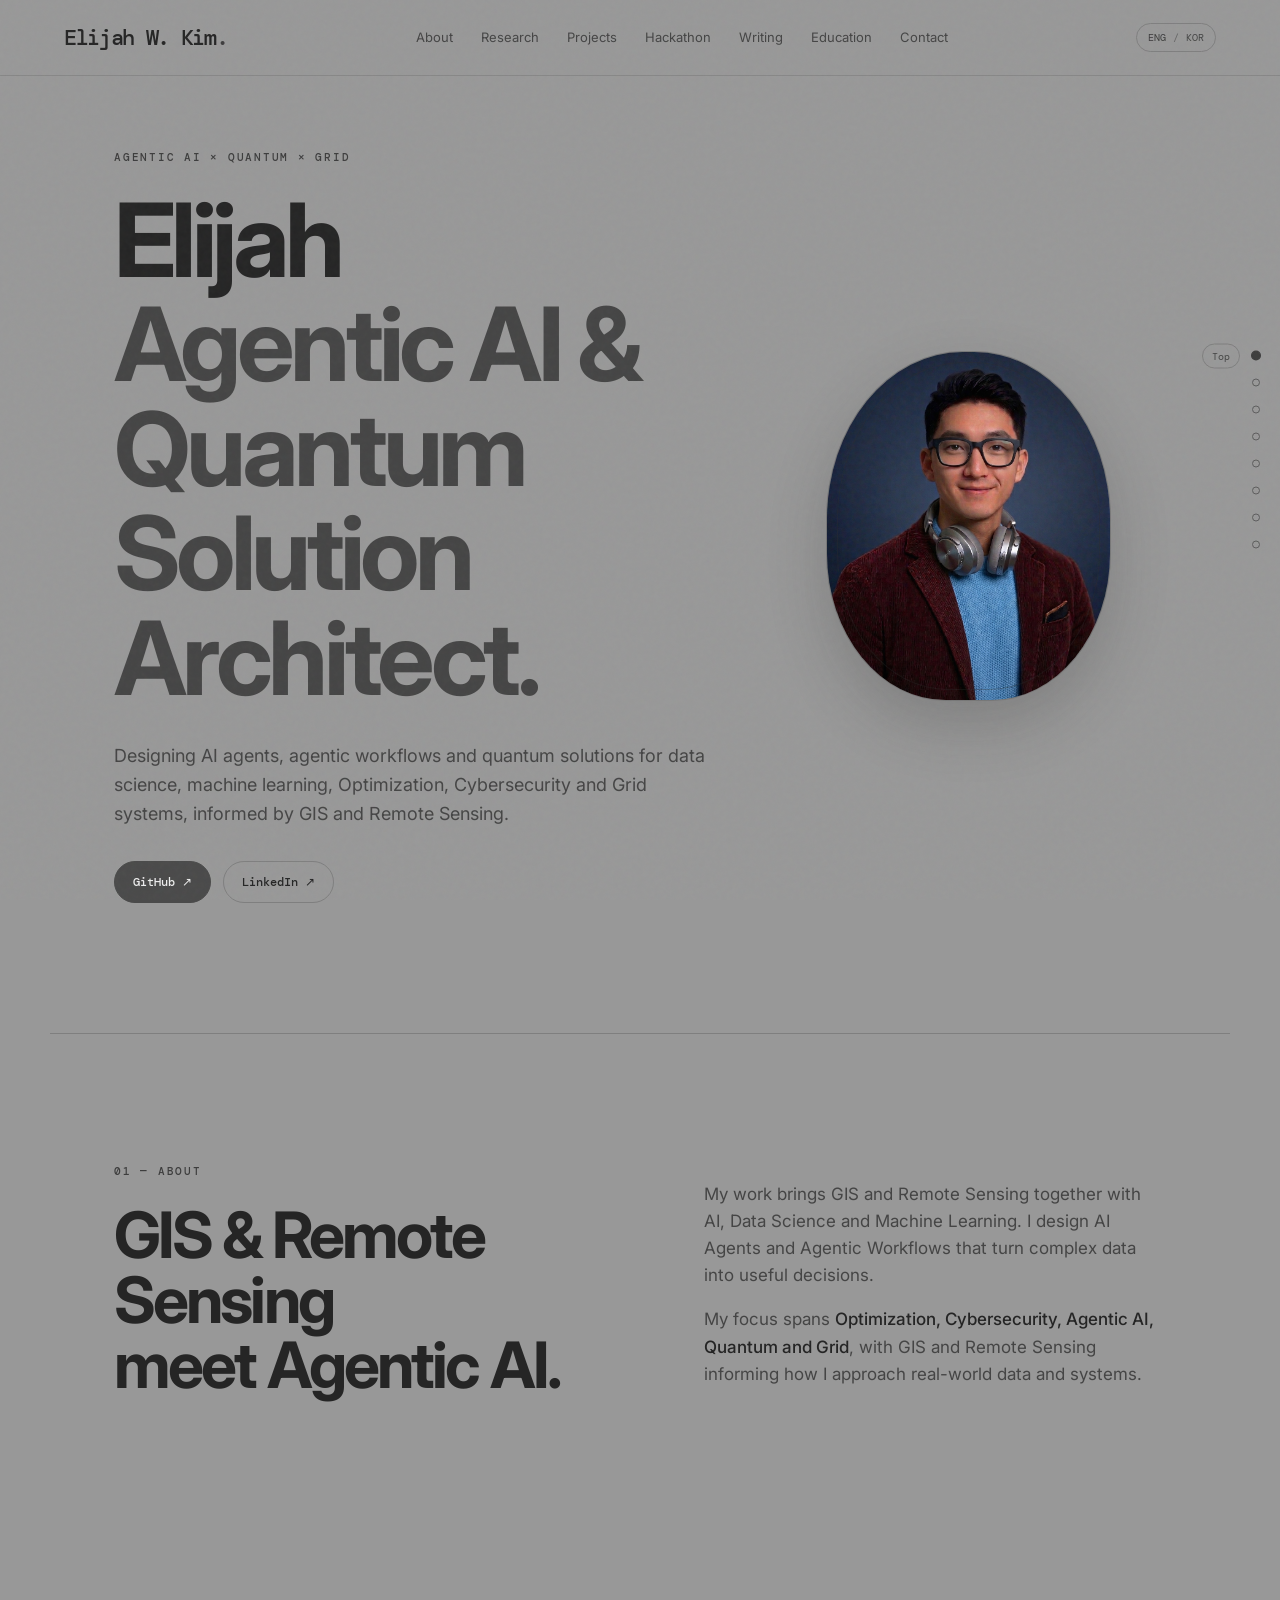
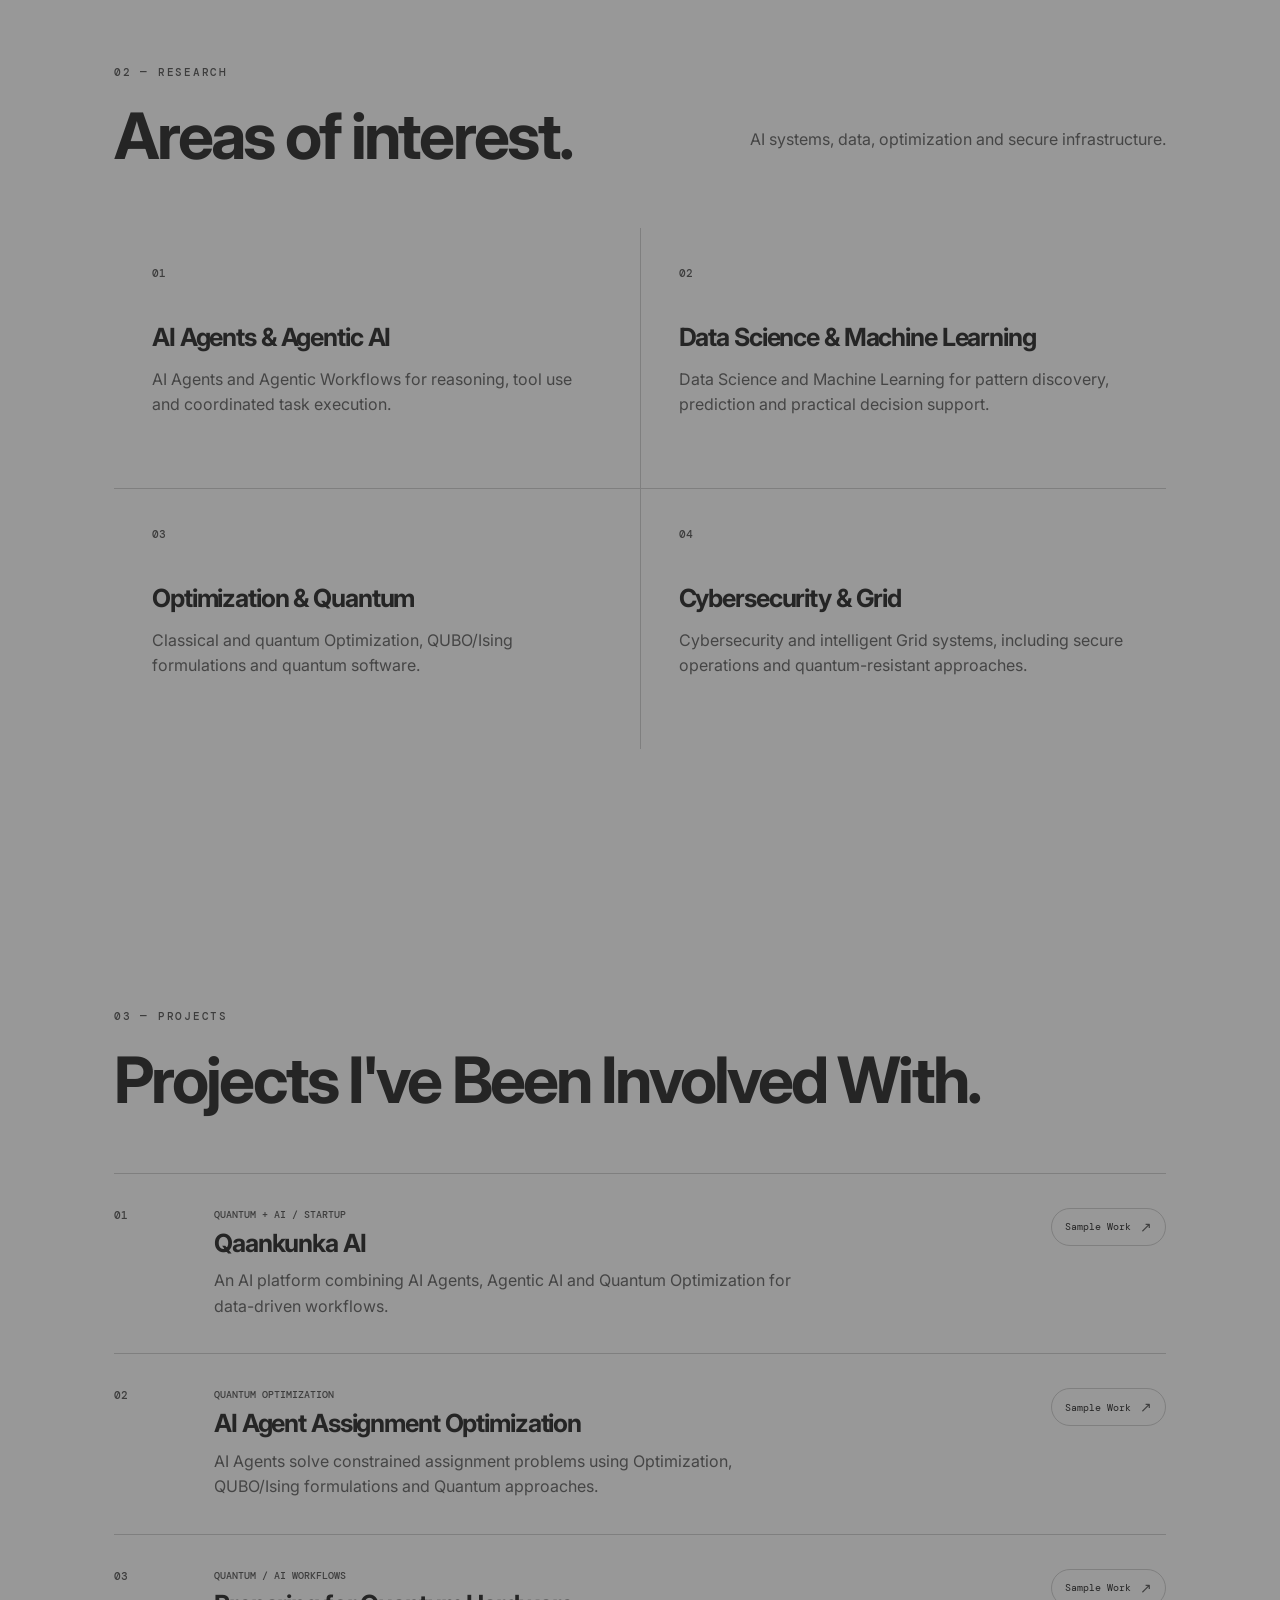
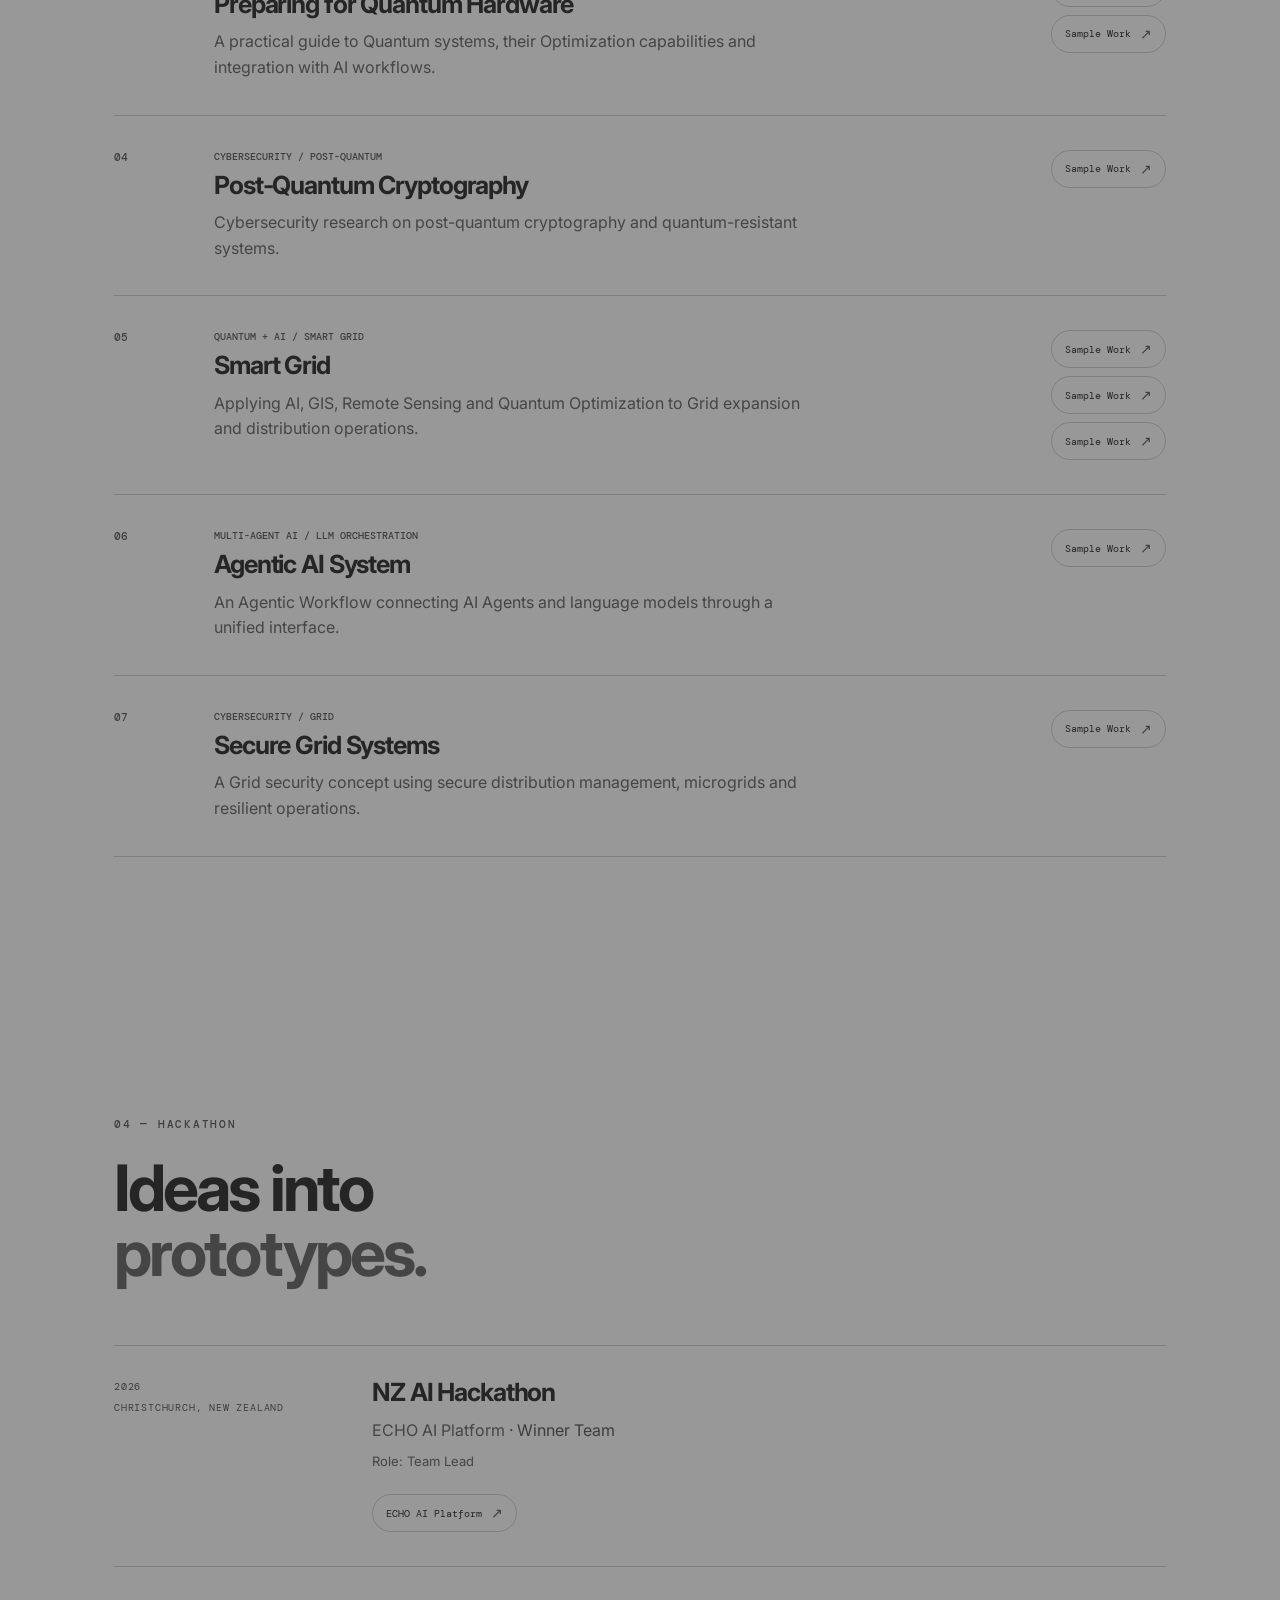
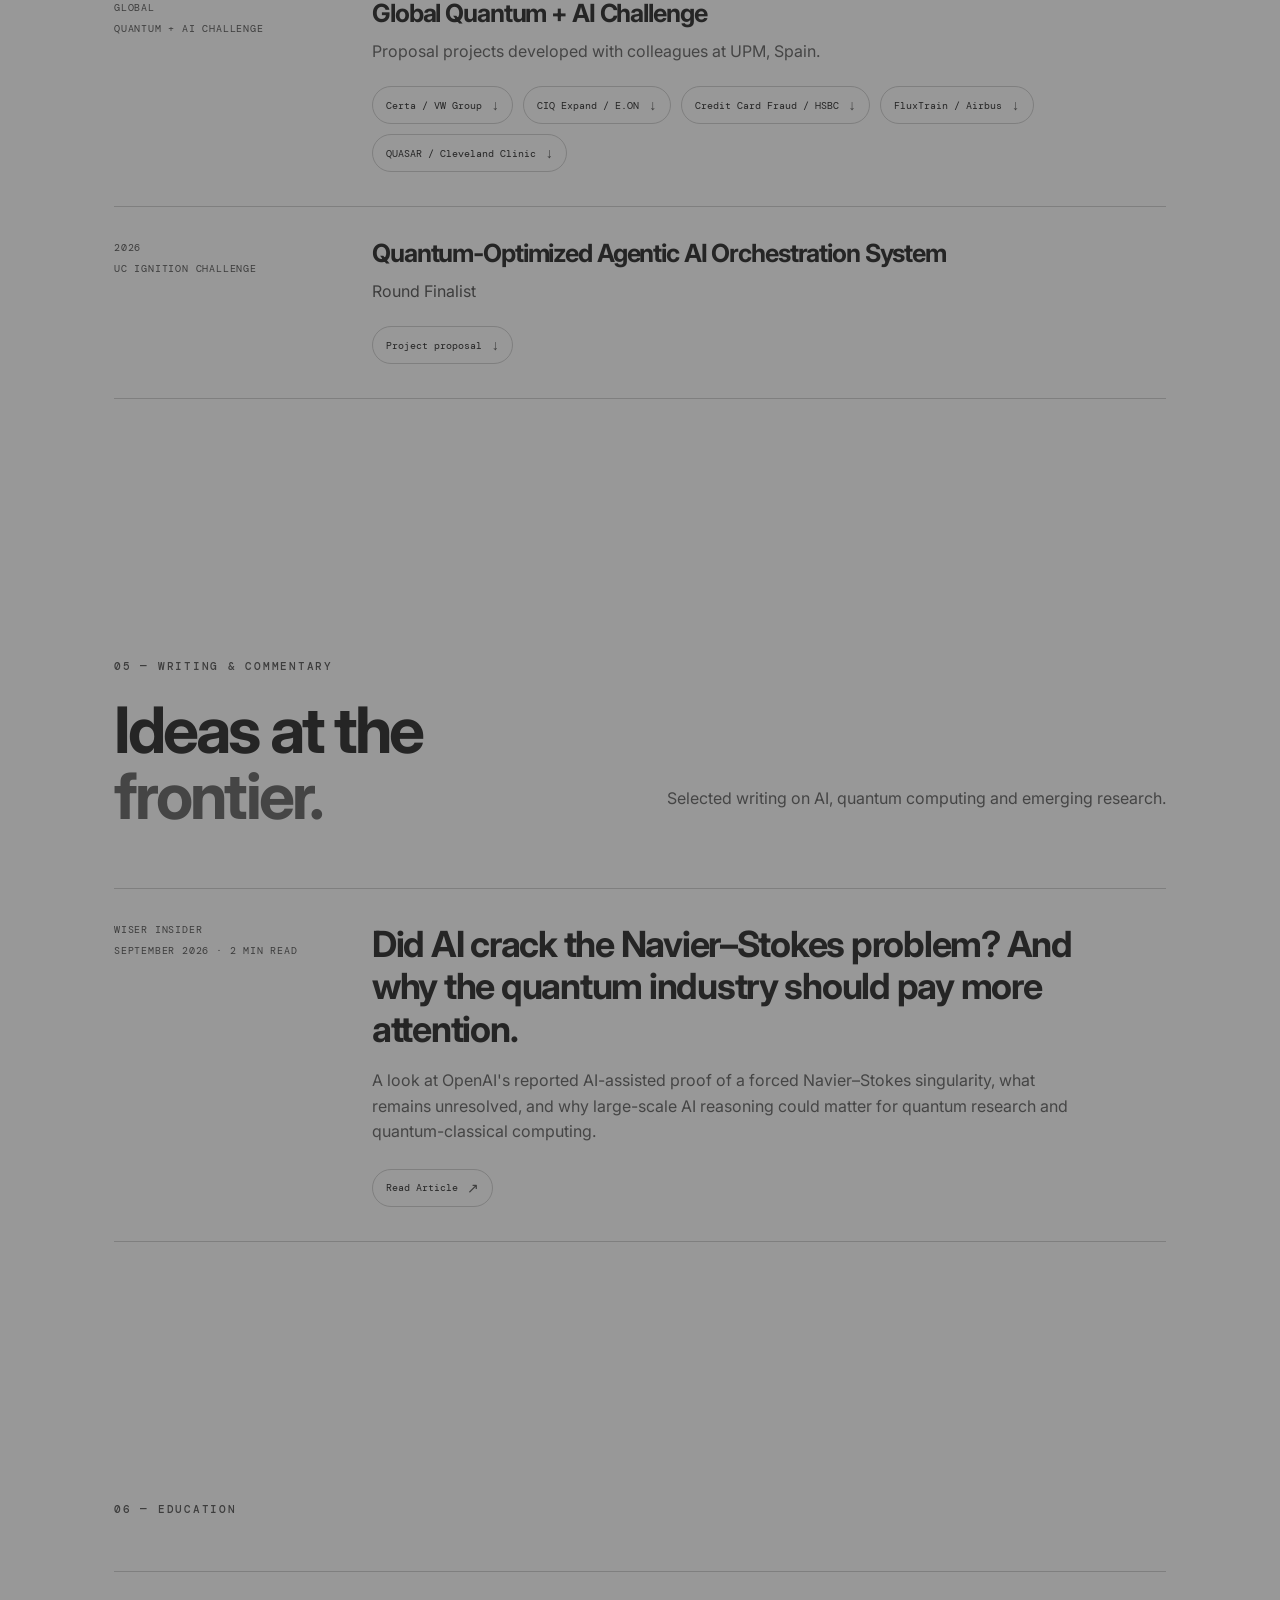
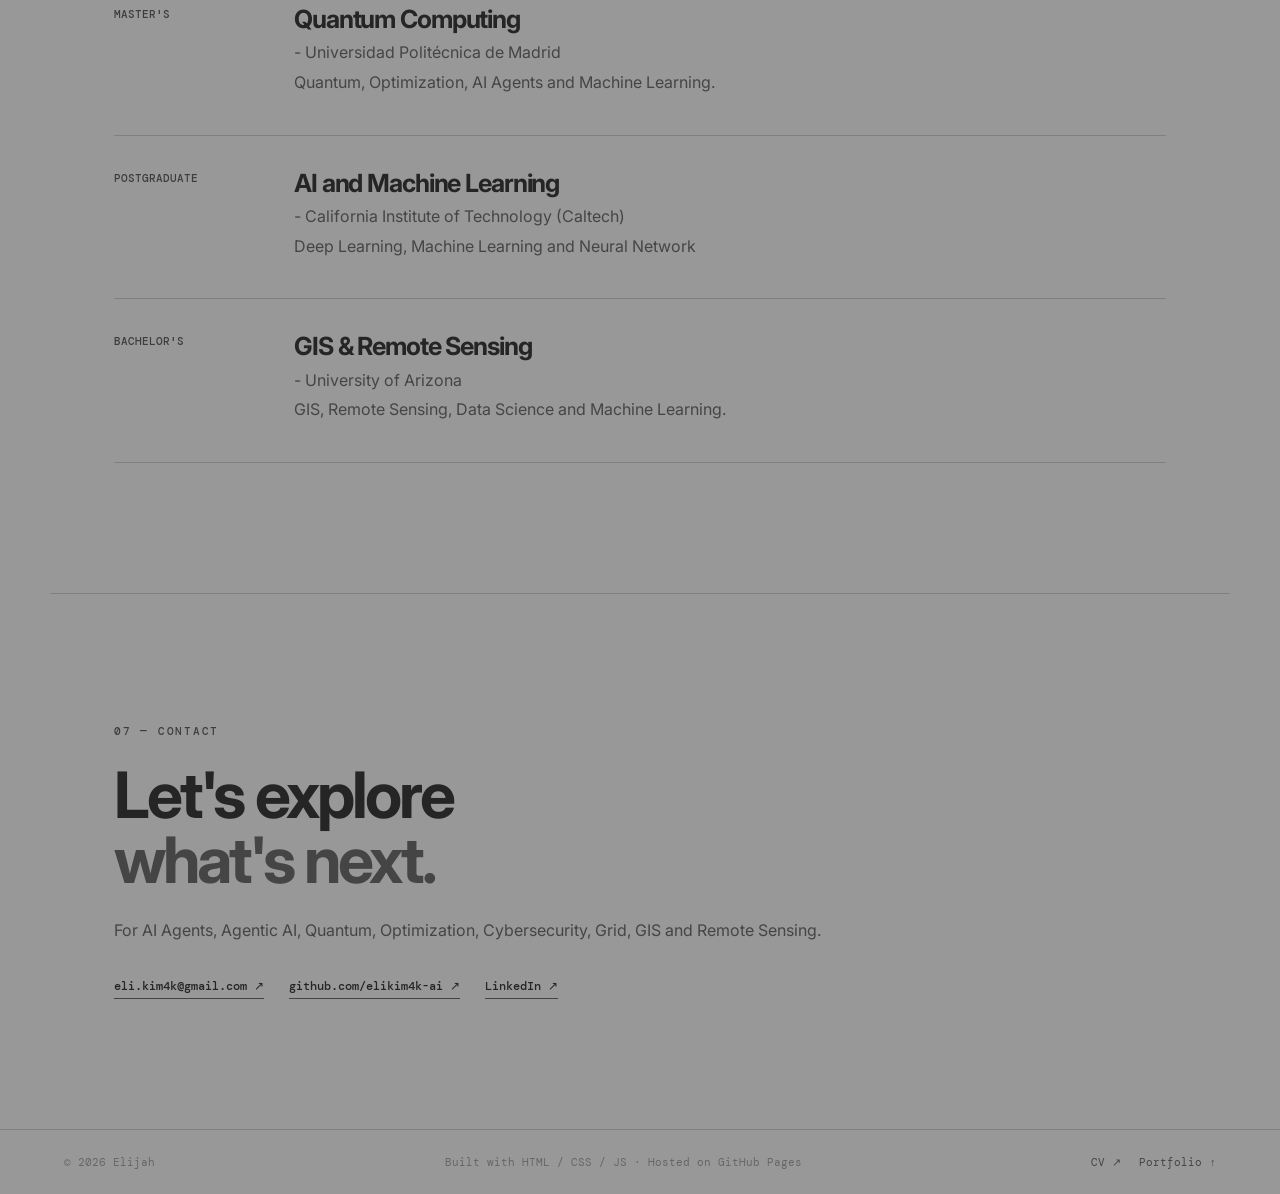
<file: index.html>
<!DOCTYPE html>
<html lang="en">
<head>
  <meta charset="UTF-8">
  <meta name="viewport" content="width=device-width, initial-scale=1.0">
  <meta name="description" content="Elijah — Agentic AI & Quantum Solution Architect, GIS and Remote Sensing">
  <meta name="theme-color" content="#989898">
  <title>Elijah Agentic AI &amp; Quantum Solution Architect</title>
  <link rel="preconnect" href="https://fonts.googleapis.com">
  <link rel="preconnect" href="https://fonts.gstatic.com" crossorigin>
  <link href="https://fonts.googleapis.com/css2?family=DM+Mono:wght@400;500&family=Inter:wght@400;500;600;700&display=swap" rel="stylesheet">
  <link rel="stylesheet" href="style.css">
</head>
<body>
  <div class="noise"></div>

  <header class="nav">
    <a class="logo" href="#top">Elijah W. Kim<span>.</span></a>
    <nav>
      <a href="#about">About</a>
      <a href="#research">Research</a>
      <a href="#projects">Projects</a>
      <a href="#hackathon">Hackathon</a>
      <a href="#writing">Writing</a>
      <a href="#experience">Education</a>
      <a href="#contact">Contact</a>
    </nav>
    <div class="nav-actions">
      <div class="language-toggle" role="group" aria-label="Choose language">
        <button type="button" data-language="en" aria-pressed="true">ENG</button>
        <span aria-hidden="true">/</span>
        <button type="button" data-language="ko" aria-pressed="false">KOR</button>
      </div>
      <button class="menu" aria-label="Open menu">☰</button>
    </div>
  </header>

  <main id="top">
    <section class="hero section">
      <div class="hero-copy">
        <p class="eyebrow">AGENTIC AI × QUANTUM × GRID</p>
        <h1>Elijah<br><em>Agentic AI &amp; Quantum Solution Architect.</em></h1>
        <p class="lead">
          Designing AI agents, agentic workflows and quantum solutions for data science, machine learning,
          Optimization, Cybersecurity and Grid systems, informed by GIS and Remote Sensing.
        </p>
        <div class="buttons">
          <!-- Replace these URLs with your real profiles -->
          <a class="button primary" href="https://github.com/elikim4k-ai/" target="_blank" rel="noreferrer">GitHub ↗</a>
          <a class="button" href="https://www.linkedin.com/" target="_blank" rel="noreferrer">LinkedIn ↗</a>
        </div>
      </div>

      <div class="hero-visual">
        <div class="portrait-wrap">
          <img src="assets/profile.jpg" alt="Elijah — Agentic AI and Quantum Solution Architect">
          <div class="portrait-ring"></div>
        </div>
      </div>
    </section>

    <section id="about" class="section split">
      <div>
        <p class="eyebrow">01 — ABOUT</p>
        <h2>GIS &amp; Remote Sensing<br>meet Agentic AI.</h2>
      </div>
      <div class="body-copy">
        <p>
          My work brings GIS and Remote Sensing together with AI, Data Science and Machine Learning.
          I design AI Agents and Agentic Workflows that turn complex data into useful decisions.
        </p>
        <p>
          My focus spans <strong>Optimization, Cybersecurity, Agentic AI, Quantum and Grid</strong>,
          with GIS and Remote Sensing informing how I approach real-world data and systems.
        </p>
      </div>
    </section>

    <section id="research" class="section">
      <div class="section-heading">
        <div>
          <p class="eyebrow">02 — RESEARCH</p>
          <h2>Areas of interest.</h2>
        </div>
        <p class="muted">AI systems, data, optimization and secure infrastructure.</p>
      </div>

      <div class="research-grid">
        <article class="research-card">
          <span>01</span>
          <h3>AI Agents &amp; Agentic AI</h3>
          <p>AI Agents and Agentic Workflows for reasoning, tool use and coordinated task execution.</p>
        </article>
        <article class="research-card">
          <span>02</span>
          <h3>Data Science &amp; Machine Learning</h3>
          <p>Data Science and Machine Learning for pattern discovery, prediction and practical decision support.</p>
        </article>
        <article class="research-card">
          <span>03</span>
          <h3>Optimization &amp; Quantum</h3>
          <p>Classical and quantum Optimization, QUBO/Ising formulations and quantum software.</p>
        </article>
        <article class="research-card">
          <span>04</span>
          <h3>Cybersecurity &amp; Grid</h3>
          <p>Cybersecurity and intelligent Grid systems, including secure operations and quantum-resistant approaches.</p>
        </article>
      </div>

    </section>

    <section id="projects" class="section">
      <div class="section-heading">
        <div>
          <p class="eyebrow">03 — PROJECTS</p>
          <h2>Projects I've Been Involved With.</h2>
        </div>
      </div>

      <div class="project-list">
        <article class="project">
          <div class="project-number">01</div>
          <div>
            <p class="project-tag">QUANTUM + AI / STARTUP</p>
            <h3>Qaankunka AI</h3>
            <p>
              An AI platform combining AI Agents, Agentic AI and Quantum Optimization for data-driven workflows.
            </p>
          </div>
          <a class="sample-work" href="https://www.qaankunka.com/" target="_blank" rel="noreferrer">Sample Work <span>↗</span></a>
        </article>

        <article class="project">
          <div class="project-number">02</div>
          <div>
            <p class="project-tag">QUANTUM OPTIMIZATION</p>
            <h3>AI Agent Assignment Optimization</h3>
            <p>
              AI Agents solve constrained assignment problems using Optimization, QUBO/Ising formulations and Quantum approaches.
            </p>
          </div>
          <a class="sample-work" href="assets/adiabatic-quantum-optimization-sample.pdf">Sample Work <span>↗</span></a>
        </article>

        <article class="project">
          <div class="project-number">03</div>
          <div>
            <p class="project-tag">QUANTUM / AI WORKFLOWS</p>
            <h3>Preparing for Quantum Hardware</h3>
            <p>
              A practical guide to Quantum systems, their Optimization capabilities and integration with AI workflows.
            </p>
          </div>
          <div class="project-samples">
            <a class="sample-work" href="assets/quantum-hardware-sample.pdf">Sample Work <span>↗</span></a>
            <a class="sample-work" href="assets/ionq-quantum-cloud-sample.pdf">Sample Work <span>↗</span></a>
          </div>
        </article>

        <article class="project">
          <div class="project-number">04</div>
          <div>
            <p class="project-tag">CYBERSECURITY / POST-QUANTUM</p>
            <h3>Post-Quantum Cryptography</h3>
            <p>
              Cybersecurity research on post-quantum cryptography and quantum-resistant systems.
            </p>
          </div>
          <a class="sample-work" href="assets/post-quantum-cryptography-sample.pdf">Sample Work <span>↗</span></a>
        </article>

        <article class="project">
          <div class="project-number">05</div>
          <div>
            <p class="project-tag">QUANTUM + AI / SMART GRID</p>
            <h3>Smart Grid</h3>
            <p>
              Applying AI, GIS, Remote Sensing and Quantum Optimization to Grid expansion and distribution operations.
            </p>
          </div>
          <div class="project-samples">
            <a class="sample-work" href="assets/smart-grid-ciq-expand.pdf" aria-label="Sample Work: CIQ-Expand Quantum-Enabled Grid Expansion">Sample Work <span>↗</span></a>
            <a class="sample-work" href="assets/smart-grid-gridsense-ai.pdf" aria-label="Sample Work: GridSense AI for Grid Operations">Sample Work <span>↗</span></a>
            <a class="sample-work" href="assets/smart-grid-quantum-inspired-technologies.pdf" aria-label="Sample Work: Quantum-Inspired Technologies for Smart Grids">Sample Work <span>↗</span></a>
          </div>
        </article>

        <article class="project">
          <div class="project-number">06</div>
          <div>
            <p class="project-tag">MULTI-AGENT AI / LLM ORCHESTRATION</p>
            <h3>Agentic AI System</h3>
            <p>
              An Agentic Workflow connecting AI Agents and language models through a unified interface.
            </p>
          </div>
          <a class="sample-work" href="assets/mul-ai-llm-conductor-overview.pdf">Sample Work <span>↗</span></a>
        </article>

        <article class="project">
          <div class="project-number">07</div>
          <div>
            <p class="project-tag">CYBERSECURITY / GRID</p>
            <h3>Secure Grid Systems</h3>
            <p>
              A Grid security concept using secure distribution management, microgrids and resilient operations.
            </p>
          </div>
          <a class="sample-work" href="assets/rokaf-kepco-grid-k-collaboration.pdf">Sample Work <span>↗</span></a>
        </article>
      </div>
    </section>

    <section id="hackathon" class="section">
      <div class="section-heading">
        <div>
          <p class="eyebrow">04 — HACKATHON</p>
          <h2>Ideas into<br><em>prototypes.</em></h2>
        </div>
      </div>
      <div class="hackathon-list">
        <article class="hackathon-item">
          <div class="hackathon-meta"><span>2026</span><span>CHRISTCHURCH, NEW ZEALAND</span></div>
          <div>
            <h3>NZ AI Hackathon</h3>
            <p class="hackathon-project">ECHO AI Platform <span>· Winner Team</span></p>
            <p class="hackathon-role">Role: Team Lead</p>
            <div class="proposal-links">
              <a class="sample-work" href="https://listen2echo.com/" target="_blank" rel="noreferrer">ECHO AI Platform <span>↗</span></a>
            </div>
          </div>
        </article>
        <article class="hackathon-item">
          <div class="hackathon-meta"><span>GLOBAL</span><span>QUANTUM + AI CHALLENGE</span></div>
          <div>
            <h3>Global Quantum + AI Challenge</h3>
            <p class="hackathon-project">Proposal projects developed with colleagues at UPM, Spain.</p>
            <div class="proposal-links">
              <a class="sample-work" href="assets/hackathon-certa-vwgroup-proposal.pdf" download="Certa-VWgroup-Proposal.pdf">Certa / VW Group <span>↓</span></a>
              <a class="sample-work" href="assets/hackathon-ciq-expand-eon-proposal.pdf" download="CIQ-Expand-EON-Proposal.pdf">CIQ Expand / E.ON <span>↓</span></a>
              <a class="sample-work" href="assets/hackathon-creditcardfraud-hsbc-proposal.pdf" download="Credit-Card-Fraud-HSBC-Proposal.pdf">Credit Card Fraud / HSBC <span>↓</span></a>
              <a class="sample-work" href="assets/hackathon-fluxtrain-airbus-proposal.pdf" download="FluxTrain-Airbus-Proposal.pdf">FluxTrain / Airbus <span>↓</span></a>
              <a class="sample-work" href="assets/hackathon-quasar-cleveland-clinic-proposal.pdf" download="QUASAR-Cleveland-Clinic-Proposal.pdf">QUASAR / Cleveland Clinic <span>↓</span></a>
            </div>
          </div>
        </article>
        <article class="hackathon-item">
          <div class="hackathon-meta"><span>2026</span><span>UC IGNITION CHALLENGE</span></div>
          <div>
            <h3>Quantum-Optimized Agentic AI Orchestration System</h3>
            <p class="hackathon-project"><span>Round Finalist</span></p>
            <div class="proposal-links">
              <a class="sample-work" href="assets/uc-ignition-quantum-agentic-ai-orchestration.pdf" download>Project proposal <span>↓</span></a>
            </div>
          </div>
        </article>
      </div>
    </section>

    <section id="writing" class="section writing">
      <div class="section-heading">
        <div>
          <p class="eyebrow">05 — WRITING &amp; COMMENTARY</p>
          <h2>Ideas at the<br><em>frontier.</em></h2>
        </div>
        <p class="muted">Selected writing on AI, quantum computing and emerging research.</p>
      </div>
      <article class="writing-card">
        <div class="writing-meta"><span>WISER INSIDER</span><span>SEPTEMBER 2026 · 2 MIN READ</span></div>
        <div class="writing-content">
          <h3>Did AI crack the Navier–Stokes problem? And why the quantum industry should pay more attention.</h3>
          <p>A look at OpenAI's reported AI-assisted proof of a forced Navier–Stokes singularity, what remains unresolved, and why large-scale AI reasoning could matter for quantum research and quantum-classical computing.</p>
          <a class="sample-work" href="https://www.thewiser.org/post/did-ai-crack-the-navier-stokes-problem-and-why-the-quantum-industry-should-pay-more-attention" target="_blank" rel="noreferrer">Read Article <span>↗</span></a>
        </div>
      </article>
    </section>

    <section id="experience" class="section">
      <p class="eyebrow">06 — EDUCATION</p>
      <div class="timeline">
        <div class="timeline-item">
          <div class="date">MASTER'S</div>
          <div>
            <h3>Quantum Computing</h3>
            <p>- Universidad Politécnica de Madrid</p>
            <p>Quantum, Optimization, AI Agents and Machine Learning.</p>
          </div>
        </div>
        <div class="timeline-item">
          <div class="date">POSTGRADUATE</div>
          <div>
            <h3>AI and Machine Learning</h3>
            <p>- California Institute of Technology (Caltech)</p>
            <p>Deep Learning, Machine Learning and Neural Network</p>
          </div>
        </div>
        <div class="timeline-item">
          <div class="date">BACHELOR'S</div>
          <div>
            <h3>GIS &amp; Remote Sensing</h3>
            <p>- University of Arizona</p>
            <p>GIS, Remote Sensing, Data Science and Machine Learning.</p>
          </div>
        </div>
      </div>
    </section>

    <section id="contact" class="section contact">
      <p class="eyebrow">07 — CONTACT</p>
      <h2>Let's explore<br><em>what's next.</em></h2>
      <p>For AI Agents, Agentic AI, Quantum, Optimization, Cybersecurity, Grid, GIS and Remote Sensing.</p>
      <div class="contact-links">
        <a href="mailto:eli.kim4k@gmail.com">eli.kim4k@gmail.com ↗</a>
        <a href="https://github.com/elikim4k-ai/" target="_blank" rel="noreferrer">github.com/elikim4k-ai ↗</a>
        <a href="https://www.linkedin.com/" target="_blank" rel="noreferrer">LinkedIn ↗</a>
      </div>
    </section>
  </main>

  <footer>
    <span>© <span id="year"></span> Elijah</span>
    <span>Built with HTML / CSS / JS · Hosted on GitHub Pages</span>
    <div class="footer-actions">
      <a href="cv.html?v=20261007-2" target="_blank" rel="noreferrer">CV ↗</a>
      <a href="#projects">Portfolio ↑</a>
    </div>
  </footer>

  <nav class="section-rail" aria-label="Page sections">
    <a href="#top" aria-label="Top"><span class="rail-dot"></span><span class="rail-label">Top</span></a>
    <a href="#about" aria-label="About"><span class="rail-dot"></span><span class="rail-label">About</span></a>
    <a href="#research" aria-label="Research"><span class="rail-dot"></span><span class="rail-label">Research</span></a>
    <a href="#projects" aria-label="Projects"><span class="rail-dot"></span><span class="rail-label">Projects</span></a>
    <a href="#hackathon" aria-label="Hackathon"><span class="rail-dot"></span><span class="rail-label">Hackathon</span></a>
    <a href="#writing" aria-label="Writing"><span class="rail-dot"></span><span class="rail-label">Writing</span></a>
    <a href="#experience" aria-label="Education"><span class="rail-dot"></span><span class="rail-label">Education</span></a>
    <a href="#contact" aria-label="Contact"><span class="rail-dot"></span><span class="rail-label">Contact</span></a>
  </nav>

  <div class="color-lens" aria-hidden="true"></div>

  <script src="script.js"></script>
</body>
</html>
</file>
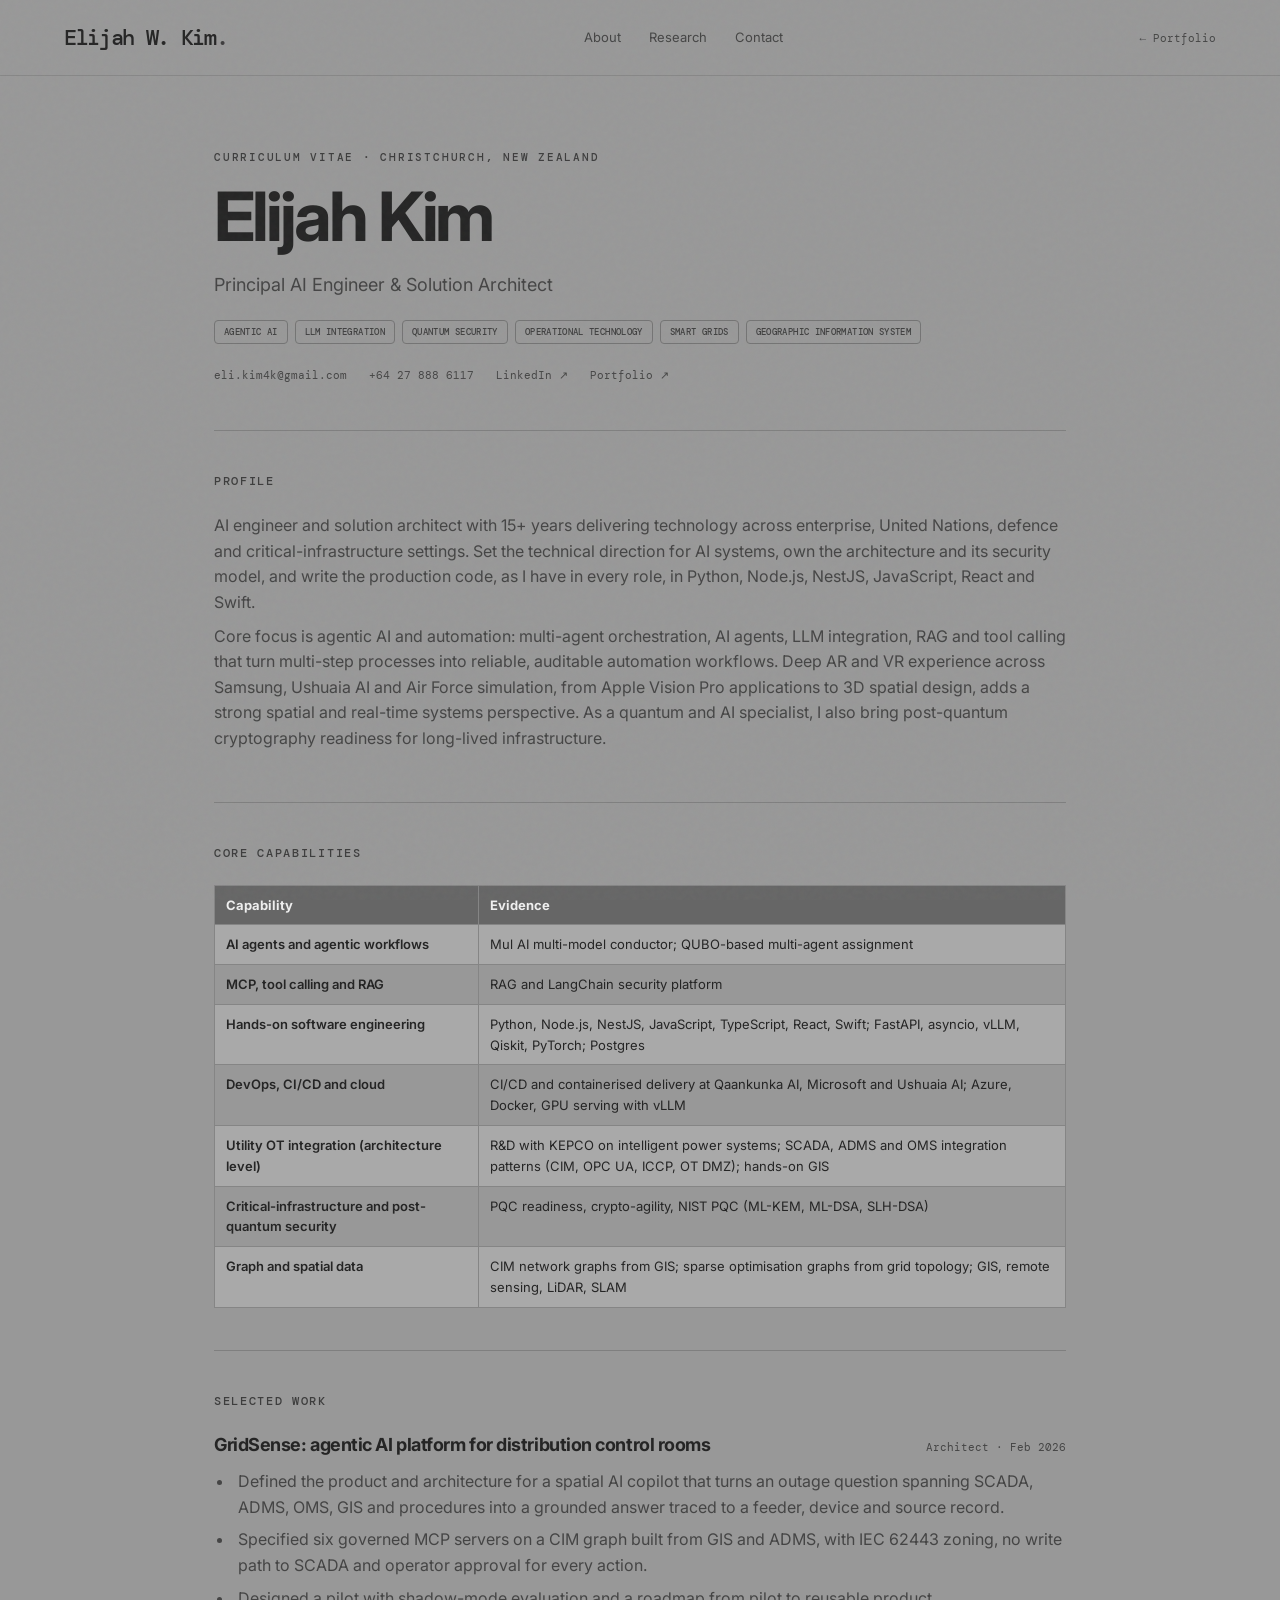
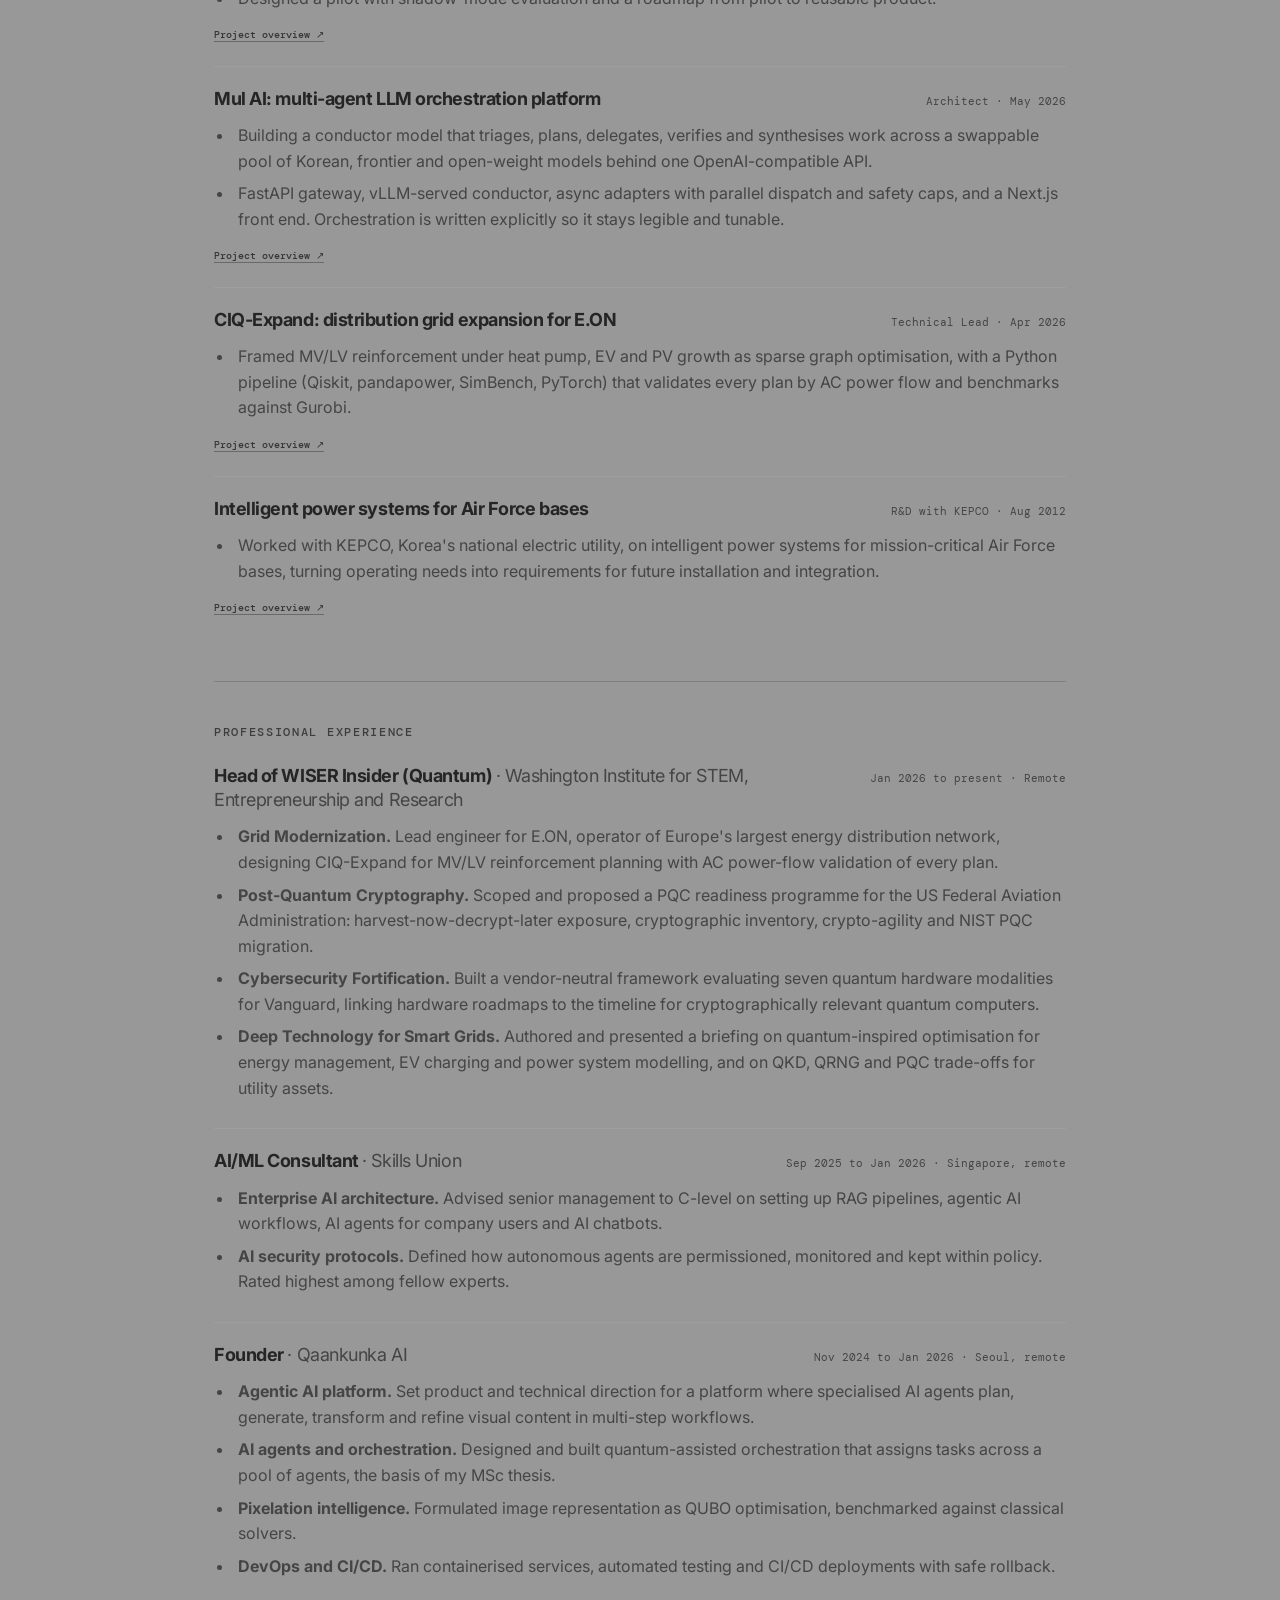
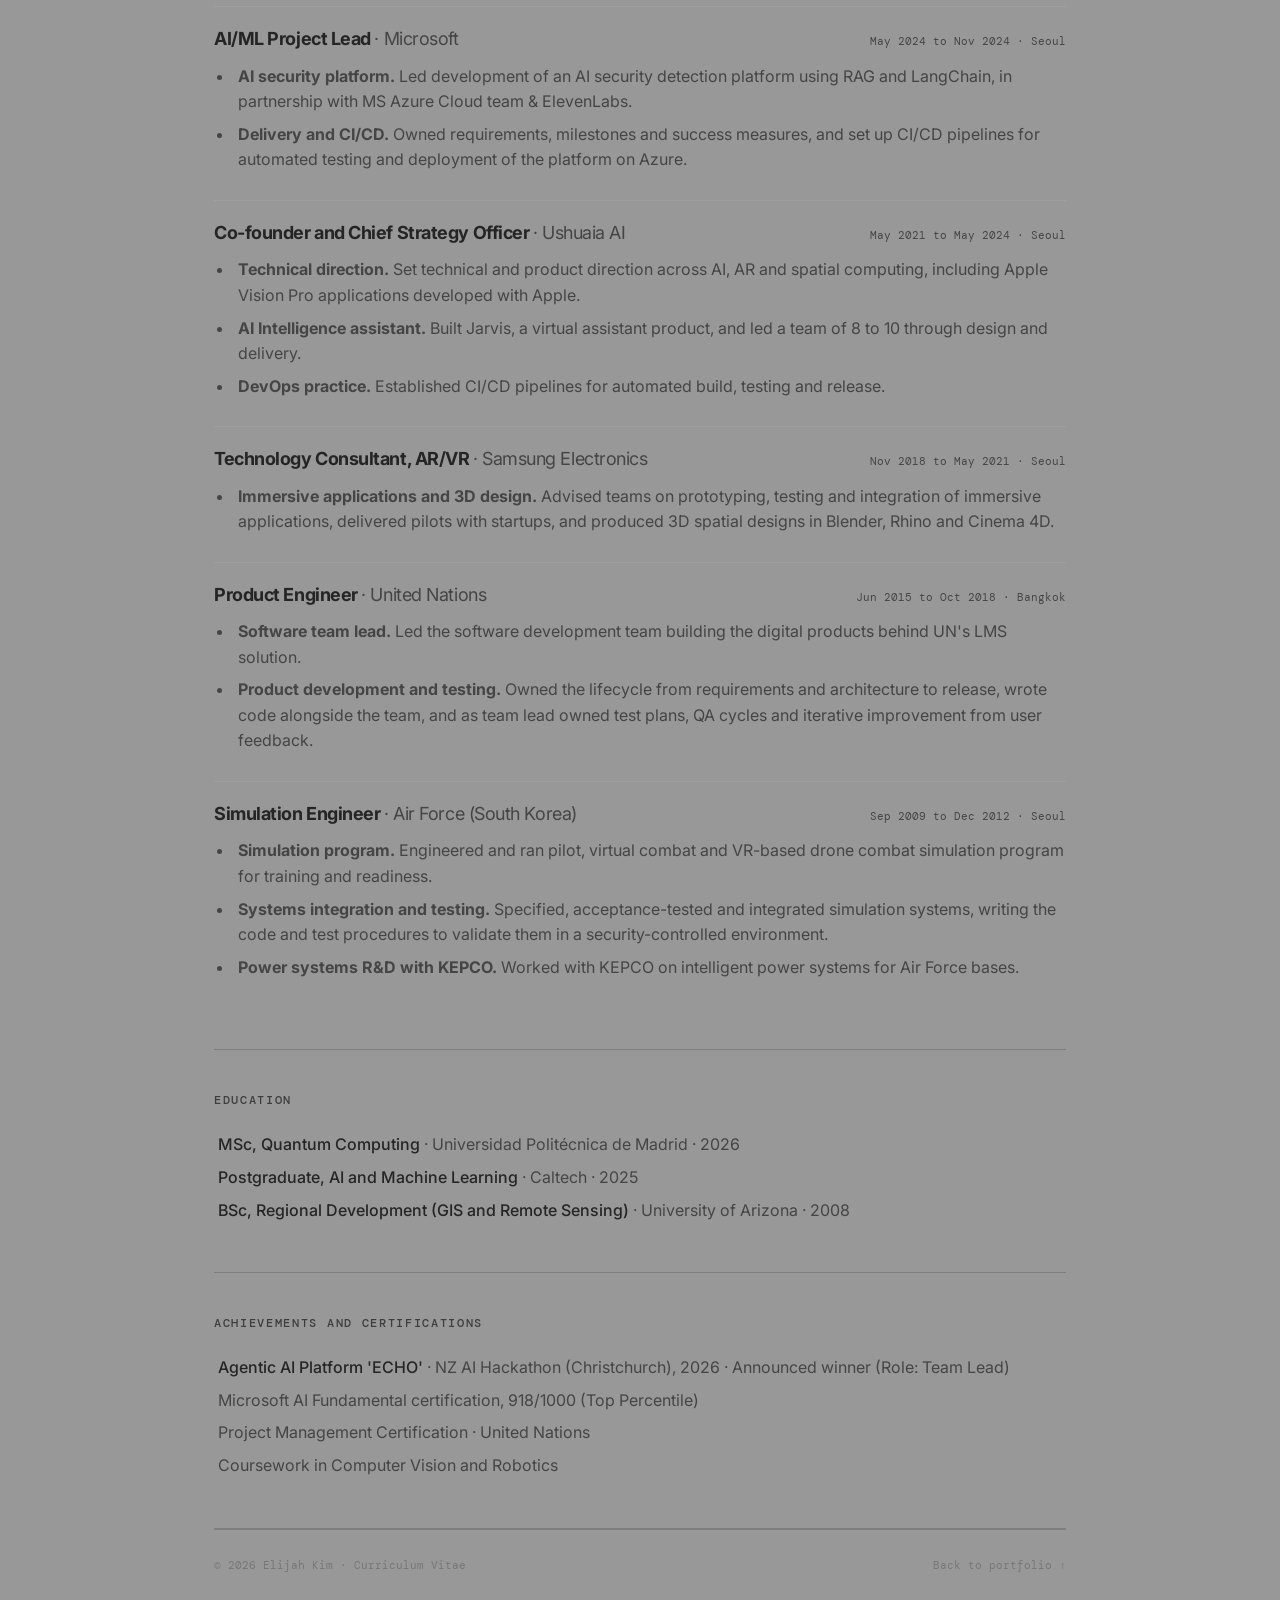
<file: cv.html>
<!DOCTYPE html>
<html lang="en">
<head>
  <meta charset="UTF-8">
  <meta name="viewport" content="width=device-width, initial-scale=1.0">
  <meta name="description" content="Elijah Kim — Principal AI Engineer and Solution Architect specialising in Agentic AI, LLM integration, quantum security, operational technology and smart grids.">
  <meta name="theme-color" content="#989898">
  <title>CV | Elijah Kim — Principal AI Engineer</title>
  <link rel="preconnect" href="https://fonts.googleapis.com">
  <link rel="preconnect" href="https://fonts.gstatic.com" crossorigin>
  <link href="https://fonts.googleapis.com/css2?family=DM+Mono:wght@400;500&family=Inter:wght@400;500;600;700&display=swap" rel="stylesheet">
  <link rel="stylesheet" href="style.css?v=20261007">
</head>
<body class="cv-page">
  <div class="noise"></div>
  <header class="nav">
    <a class="logo" href="index.html">Elijah W. Kim<span>.</span></a>
    <nav><a href="index.html#about">About</a><a href="index.html#research">Research</a><a href="index.html#contact">Contact</a></nav>
    <a class="cv-back" href="index.html">← Portfolio</a>
  </header>
  <main class="cv-main">
    <div class="cv-content">
      <section class="cv-intro">
        <p class="eyebrow">CURRICULUM VITAE · CHRISTCHURCH, NEW ZEALAND</p>
        <h1>Elijah Kim</h1>
        <p class="cv-specialty">Principal AI Engineer &amp; Solution Architect</p>
        <ul class="cv-tags" aria-label="Specialties">
          <li>Agentic AI</li><li>LLM Integration</li><li>Quantum Security</li>
          <li>Operational Technology</li><li>Smart Grids</li><li>Geographic Information System</li>
        </ul>
        <div class="cv-contact">
          <a href="mailto:eli.kim4k@gmail.com">eli.kim4k@gmail.com</a>
          <a href="tel:+64278886117">+64 27 888 6117</a>
          <a href="https://www.linkedin.com/in/eli-kim-4k/" target="_blank" rel="noreferrer">LinkedIn ↗</a>
          <a href="index.html">Portfolio ↗</a>
        </div>
      </section>

      <section class="cv-section">
        <h2>Profile</h2>
        <p>AI engineer and solution architect with 15+ years delivering technology across enterprise, United Nations, defence and critical-infrastructure settings. Set the technical direction for AI systems, own the architecture and its security model, and write the production code, as I have in every role, in Python, Node.js, NestJS, JavaScript, React and Swift.</p>
        <p>Core focus is agentic AI and automation: multi-agent orchestration, AI agents, LLM integration, RAG and tool calling that turn multi-step processes into reliable, auditable automation workflows. Deep AR and VR experience across Samsung, Ushuaia AI and Air Force simulation, from Apple Vision Pro applications to 3D spatial design, adds a strong spatial and real-time systems perspective. As a quantum and AI specialist, I also bring post-quantum cryptography readiness for long-lived infrastructure.</p>
      </section>

      <section class="cv-section">
        <h2>Core Capabilities</h2>
        <div class="cv-capability-wrap">
          <table class="cv-capabilities">
            <thead><tr><th scope="col">Capability</th><th scope="col">Evidence</th></tr></thead>
            <tbody>
              <tr><th scope="row">AI agents and agentic workflows</th><td>Mul AI multi-model conductor; QUBO-based multi-agent assignment</td></tr>
              <tr><th scope="row">MCP, tool calling and RAG</th><td>RAG and LangChain security platform</td></tr>
              <tr><th scope="row">Hands-on software engineering</th><td>Python, Node.js, NestJS, JavaScript, TypeScript, React, Swift; FastAPI, asyncio, vLLM, Qiskit, PyTorch; Postgres</td></tr>
              <tr><th scope="row">DevOps, CI/CD and cloud</th><td>CI/CD and containerised delivery at Qaankunka AI, Microsoft and Ushuaia AI; Azure, Docker, GPU serving with vLLM</td></tr>
              <tr><th scope="row">Utility OT integration (architecture level)</th><td>R&amp;D with KEPCO on intelligent power systems; SCADA, ADMS and OMS integration patterns (CIM, OPC UA, ICCP, OT DMZ); hands-on GIS</td></tr>
              <tr><th scope="row">Critical-infrastructure and post-quantum security</th><td>PQC readiness, crypto-agility, NIST PQC (ML-KEM, ML-DSA, SLH-DSA)</td></tr>
              <tr><th scope="row">Graph and spatial data</th><td>CIM network graphs from GIS; sparse optimisation graphs from grid topology; GIS, remote sensing, LiDAR, SLAM</td></tr>
            </tbody>
          </table>
        </div>
      </section>

      <section class="cv-section">
        <h2>Selected Work</h2>
        <article class="cv-role">
          <div class="cv-role-head"><h3>GridSense: agentic AI platform for distribution control rooms</h3><span class="cv-location">Architect · Feb 2026</span></div>
          <ul>
            <li>Defined the product and architecture for a spatial AI copilot that turns an outage question spanning SCADA, ADMS, OMS, GIS and procedures into a grounded answer traced to a feeder, device and source record.</li>
            <li>Specified six governed MCP servers on a CIM graph built from GIS and ADMS, with IEC 62443 zoning, no write path to SCADA and operator approval for every action.</li>
            <li>Designed a pilot with shadow-mode evaluation and a roadmap from pilot to reusable product.</li>
          </ul>
          <a class="cv-resource-link" href="https://elikim4k-ai.github.io/Whitenight-elijah-kim/assets/smart-grid-gridsense-ai.pdf" target="_blank" rel="noreferrer">Project overview ↗</a>
        </article>
        <article class="cv-role">
          <div class="cv-role-head"><h3>Mul AI: multi-agent LLM orchestration platform</h3><span class="cv-location">Architect · May 2026</span></div>
          <ul>
            <li>Building a conductor model that triages, plans, delegates, verifies and synthesises work across a swappable pool of Korean, frontier and open-weight models behind one OpenAI-compatible API.</li>
            <li>FastAPI gateway, vLLM-served conductor, async adapters with parallel dispatch and safety caps, and a Next.js front end. Orchestration is written explicitly so it stays legible and tunable.</li>
          </ul>
          <a class="cv-resource-link" href="https://elikim4k-ai.github.io/Whitenight-elijah-kim/assets/mul-ai-llm-conductor-overview.pdf" target="_blank" rel="noreferrer">Project overview ↗</a>
        </article>
        <article class="cv-role">
          <div class="cv-role-head"><h3>CIQ-Expand: distribution grid expansion for E.ON</h3><span class="cv-location">Technical Lead · Apr 2026</span></div>
          <ul><li>Framed MV/LV reinforcement under heat pump, EV and PV growth as sparse graph optimisation, with a Python pipeline (Qiskit, pandapower, SimBench, PyTorch) that validates every plan by AC power flow and benchmarks against Gurobi.</li></ul>
          <a class="cv-resource-link" href="https://elikim4k-ai.github.io/Whitenight-elijah-kim/assets/smart-grid-ciq-expand.pdf" target="_blank" rel="noreferrer">Project overview ↗</a>
        </article>
        <article class="cv-role">
          <div class="cv-role-head"><h3>Intelligent power systems for Air Force bases</h3><span class="cv-location">R&amp;D with KEPCO · Aug 2012</span></div>
          <ul><li>Worked with KEPCO, Korea's national electric utility, on intelligent power systems for mission-critical Air Force bases, turning operating needs into requirements for future installation and integration.</li></ul>
          <a class="cv-resource-link" href="https://elikim4k-ai.github.io/Whitenight-elijah-kim/assets/rokaf-kepco-grid-k-collaboration.pdf" target="_blank" rel="noreferrer">Project overview ↗</a>
        </article>
      </section>

      <section class="cv-section">
        <h2>Professional Experience</h2>
        <article class="cv-role">
          <div class="cv-role-head"><h3>Head of WISER Insider (Quantum) <span>· Washington Institute for STEM, Entrepreneurship and Research</span></h3><time>Jan 2026 to present · Remote</time></div>
          <ul>
            <li><strong>Grid Modernization.</strong> Lead engineer for E.ON, operator of Europe's largest energy distribution network, designing CIQ-Expand for MV/LV reinforcement planning with AC power-flow validation of every plan.</li>
            <li><strong>Post-Quantum Cryptography.</strong> Scoped and proposed a PQC readiness programme for the US Federal Aviation Administration: harvest-now-decrypt-later exposure, cryptographic inventory, crypto-agility and NIST PQC migration.</li>
            <li><strong>Cybersecurity Fortification.</strong> Built a vendor-neutral framework evaluating seven quantum hardware modalities for Vanguard, linking hardware roadmaps to the timeline for cryptographically relevant quantum computers.</li>
            <li><strong>Deep Technology for Smart Grids.</strong> Authored and presented a briefing on quantum-inspired optimisation for energy management, EV charging and power system modelling, and on QKD, QRNG and PQC trade-offs for utility assets.</li>
          </ul>
        </article>
        <article class="cv-role">
          <div class="cv-role-head"><h3>AI/ML Consultant <span>· Skills Union</span></h3><time>Sep 2025 to Jan 2026 · Singapore, remote</time></div>
          <ul>
            <li><strong>Enterprise AI architecture.</strong> Advised senior management to C-level on setting up RAG pipelines, agentic AI workflows, AI agents for company users and AI chatbots.</li>
            <li><strong>AI security protocols.</strong> Defined how autonomous agents are permissioned, monitored and kept within policy. Rated highest among fellow experts.</li>
          </ul>
        </article>
        <article class="cv-role">
          <div class="cv-role-head"><h3>Founder <span>· Qaankunka AI</span></h3><time>Nov 2024 to Jan 2026 · Seoul, remote</time></div>
          <ul>
            <li><strong>Agentic AI platform.</strong> Set product and technical direction for a platform where specialised AI agents plan, generate, transform and refine visual content in multi-step workflows.</li>
            <li><strong>AI agents and orchestration.</strong> Designed and built quantum-assisted orchestration that assigns tasks across a pool of agents, the basis of my MSc thesis.</li>
            <li><strong>Pixelation intelligence.</strong> Formulated image representation as QUBO optimisation, benchmarked against classical solvers.</li>
            <li><strong>DevOps and CI/CD.</strong> Ran containerised services, automated testing and CI/CD deployments with safe rollback.</li>
          </ul>
        </article>
        <article class="cv-role">
          <div class="cv-role-head"><h3>AI/ML Project Lead <span>· Microsoft</span></h3><time>May 2024 to Nov 2024 · Seoul</time></div>
          <ul>
            <li><strong>AI security platform.</strong> Led development of an AI security detection platform using RAG and LangChain, in partnership with MS Azure Cloud team &amp; ElevenLabs.</li>
            <li><strong>Delivery and CI/CD.</strong> Owned requirements, milestones and success measures, and set up CI/CD pipelines for automated testing and deployment of the platform on Azure.</li>
          </ul>
        </article>
        <article class="cv-role">
          <div class="cv-role-head"><h3>Co-founder and Chief Strategy Officer <span>· Ushuaia AI</span></h3><time>May 2021 to May 2024 · Seoul</time></div>
          <ul>
            <li><strong>Technical direction.</strong> Set technical and product direction across AI, AR and spatial computing, including Apple Vision Pro applications developed with Apple.</li>
            <li><strong>AI Intelligence assistant.</strong> Built Jarvis, a virtual assistant product, and led a team of 8 to 10 through design and delivery.</li>
            <li><strong>DevOps practice.</strong> Established CI/CD pipelines for automated build, testing and release.</li>
          </ul>
        </article>
        <article class="cv-role">
          <div class="cv-role-head"><h3>Technology Consultant, AR/VR <span>· Samsung Electronics</span></h3><time>Nov 2018 to May 2021 · Seoul</time></div>
          <ul>
            <li><strong>Immersive applications and 3D design.</strong> Advised teams on prototyping, testing and integration of immersive applications, delivered pilots with startups, and produced 3D spatial designs in Blender, Rhino and Cinema 4D.</li>
          </ul>
        </article>
        <article class="cv-role">
          <div class="cv-role-head"><h3>Product Engineer <span>· United Nations</span></h3><time>Jun 2015 to Oct 2018 · Bangkok</time></div>
          <ul>
            <li><strong>Software team lead.</strong> Led the software development team building the digital products behind UN's LMS solution.</li>
            <li><strong>Product development and testing.</strong> Owned the lifecycle from requirements and architecture to release, wrote code alongside the team, and as team lead owned test plans, QA cycles and iterative improvement from user feedback.</li>
          </ul>
        </article>
        <article class="cv-role">
          <div class="cv-role-head"><h3>Simulation Engineer <span>· Air Force (South Korea)</span></h3><time>Sep 2009 to Dec 2012 · Seoul</time></div>
          <ul>
            <li><strong>Simulation program.</strong> Engineered and ran pilot, virtual combat and VR-based drone combat simulation program for training and readiness.</li>
            <li><strong>Systems integration and testing.</strong> Specified, acceptance-tested and integrated simulation systems, writing the code and test procedures to validate them in a security-controlled environment.</li>
            <li><strong>Power systems R&amp;D with KEPCO.</strong> Worked with KEPCO on intelligent power systems for Air Force bases.</li>
          </ul>
        </article>
      </section>

      <section class="cv-section">
        <h2>Education</h2>
        <ul class="cv-plain-list">
          <li><strong>MSc, Quantum Computing</strong> · Universidad Politécnica de Madrid · 2026</li>
          <li><strong>Postgraduate, AI and Machine Learning</strong> · Caltech · 2025</li>
          <li><strong>BSc, Regional Development (GIS and Remote Sensing)</strong> · University of Arizona · 2008</li>
        </ul>
      </section>

      <section class="cv-section">
        <h2>Achievements and Certifications</h2>
        <ul class="cv-plain-list">
          <li><strong>Agentic AI Platform 'ECHO'</strong> · NZ AI Hackathon (Christchurch), 2026 · Announced winner (Role: Team Lead)</li>
          <li>Microsoft AI Fundamental certification, 918/1000 (Top Percentile)</li>
          <li>Project Management Certification · United Nations</li>
          <li>Coursework in Computer Vision and Robotics</li>
        </ul>
      </section>

      <footer class="cv-footer"><span>© <span id="year"></span> Elijah Kim · Curriculum Vitae</span><a href="index.html">Back to portfolio ↑</a></footer>
    </div>
  </main>
  <div class="color-lens" aria-hidden="true"></div>
  <script src="script.js"></script>
</body>
</html>
</file>
<file: style.css>
:root {
  --bg: #989898;
  --surface: #a3a3a3;
  --line: #7f7f7f;
  --text: #252525;
  --muted: #454545;
  --accent: #3d3d3d;
  --max: 1180px;
}

* { box-sizing: border-box; }
html { scroll-behavior: smooth; }
html { scrollbar-color: #686868 #989898; scrollbar-width: thin; }
html::-webkit-scrollbar { width: 10px; }
html::-webkit-scrollbar-track { background: #989898; }
html::-webkit-scrollbar-thumb { background: #686868; border: 2px solid #989898; border-radius: 999px; }
html::-webkit-scrollbar-thumb:hover { background: var(--accent); }
body {
  margin: 0;
  background: var(--bg);
  color: var(--text);
  font-family: "Inter", system-ui, sans-serif;
  line-height: 1.6;
}
a { color: inherit; text-decoration: none; }
::selection { background: #555; color: #e5e5e5; }

.noise {
  position: fixed; inset: 0; pointer-events: none; opacity: .035; z-index: 20;
  background-image: url("data:image/svg+xml,%3Csvg viewBox='0 0 180 180' xmlns='http://www.w3.org/2000/svg'%3E%3Cfilter id='n'%3E%3CfeTurbulence type='fractalNoise' baseFrequency='.9' numOctaves='4' stitchTiles='stitch'/%3E%3C/filter%3E%3Crect width='100%25' height='100%25' filter='url(%23n)'/%3E%3C/svg%3E");
}

.nav {
  position: fixed; top: 0; left: 0; right: 0; z-index: 10;
  height: 76px; display: flex; align-items: center; justify-content: space-between;
  padding: 0 5vw; background: rgba(152,152,152,.9); backdrop-filter: blur(14px);
  border-bottom: 1px solid rgba(45,45,45,.16);
}
.logo { font: 500 22px "DM Mono", monospace; letter-spacing: -.08em; }
.logo { letter-spacing: -.06em; white-space: nowrap; }
.logo span { color: var(--accent); }
.nav nav { display: flex; gap: 28px; }
.nav nav a { color: var(--muted); font-size: 13px; transition: color .2s; }
.nav nav a:hover { color: var(--text); }
.nav-actions { display: flex; align-items: center; gap: 14px; }
.language-toggle { display: flex; align-items: center; gap: 5px; padding: 5px 9px; border: 1px solid var(--line); border-radius: 999px; color: var(--muted); background: transparent; font: 10px "DM Mono", monospace; }
.language-toggle button { padding: 2px; border: 0; color: inherit; background: transparent; font: inherit; }
.language-toggle button[aria-pressed="true"], .language-toggle button:hover { color: var(--accent); }
.language-toggle > span { color: #666; }
.menu { display: none; background: none; border: 0; color: var(--text); font-size: 24px; }

.section-rail { position: fixed; z-index: 15; right: 20px; top: 50%; transform: translateY(-50%); display: flex; flex-direction: column; gap: 13px; }
.section-rail a { position: relative; display: flex; align-items: center; justify-content: flex-end; min-width: 14px; min-height: 14px; }
.rail-dot { width: 8px; height: 8px; border: 1px solid #5d5d5d; border-radius: 50%; background: var(--bg); transition: transform .2s, background .2s, border-color .2s; }
.rail-label { position: absolute; right: 20px; padding: 5px 9px; border: 1px solid var(--line); border-radius: 999px; background: rgba(152,152,152,.97); color: var(--muted); font: 10px "DM Mono", monospace; white-space: nowrap; opacity: 0; transform: translateX(5px); pointer-events: none; transition: .2s; }
.section-rail a:hover .rail-label, .section-rail a.active .rail-label { opacity: 1; transform: translateX(0); }
.section-rail a.active .rail-dot, .section-rail a:hover .rail-dot { background: var(--accent); border-color: var(--accent); transform: scale(1.25); }

.section { max-width: var(--max); margin: 0 auto; padding: 130px 5vw; }
.hero {
  min-height: 100vh; display: grid; grid-template-columns: 1.25fr .75fr;
  align-items: center; padding-top: 150px;
}
.eyebrow {
  font: 500 11px "DM Mono", monospace; letter-spacing: .16em;
  color: var(--accent); margin: 0 0 24px;
}
h1, h2, h3 { margin: 0; line-height: 1.02; letter-spacing: -.045em; }
h1 { font-size: clamp(58px, 8vw, 108px); max-width: 850px; }
h1 em, h2 em { color: var(--muted); font-style: normal; }
h2 { font-size: clamp(40px, 5vw, 70px); }
h3 { font-size: 25px; }
.lead { max-width: 610px; margin: 32px 0; color: var(--muted); font-size: 18px; }
.buttons { display: flex; gap: 12px; flex-wrap: wrap; }
.button {
  padding: 12px 18px; border: 1px solid var(--line); border-radius: 999px;
  font: 500 12px "DM Mono", monospace; transition: .2s;
}
.button:hover { border-color: #444; transform: translateY(-2px); }
.button.primary { background: #4a4a4a; color: #ededed; border-color: #4a4a4a; }

.hero-visual { position: relative; min-height: 500px; display: grid; place-items: center; }
.portrait-wrap {
  position: absolute; z-index: 2; width: 285px; height: 350px;
  border-radius: 48% 48% 42% 42%; overflow: hidden;
  border: 1px solid #777; background: #888;
  box-shadow: 0 24px 60px rgba(35,35,35,.2);
}
.portrait-wrap img { width: 100%; height: 100%; object-fit: cover; object-position: center 28%; display: block; }
.portrait-ring {
  position: absolute; inset: 10px; border: 1px solid rgba(45,45,45,.3);
  border-radius: inherit; pointer-events: none;
}
.hero-orbit { position: absolute; inset: 0; display: grid; place-items: center; }
.orbit { position: absolute; z-index: 1; border: 1px solid #777; border-radius: 50%; transform: rotate(-25deg); }
.orbit-1 { width: 230px; height: 390px; }
.orbit-2 { width: 360px; height: 230px; transform: rotate(35deg); }
.orbit-3 { width: 390px; height: 390px; border-style: dashed; opacity: .5; }
.core { z-index: 3; opacity: .92;
  width: 112px; height: 112px; border-radius: 50%; display: grid; place-content: center;
  text-align: center; background: #8e8e8e; border: 1px solid #707070;
  font: 500 28px "DM Mono", monospace; box-shadow: 0 0 50px rgba(35,35,35,.1);
}
.core span { color: var(--accent); font-size: 15px; }

.split { display: grid; grid-template-columns: 1fr 1fr; gap: 10vw; border-top: 1px solid var(--line); }
.body-copy { max-width: 560px; color: var(--muted); font-size: 17px; }
.body-copy strong { color: var(--text); font-weight: 500; }

.section-heading { display: flex; justify-content: space-between; align-items: end; margin-bottom: 60px; }
.muted { color: var(--muted); }
.research-grid { display: grid; grid-template-columns: repeat(2,1fr); gap: 1px; background: var(--line); }
.research-card { background: var(--bg); padding: 38px; min-height: 260px; display: flex; flex-direction: column; align-items: flex-start; }
.research-card span, .project-number, .date {
  font: 500 11px "DM Mono", monospace; color: var(--accent);
}
.research-card h3 { margin: 45px 0 16px; }
.research-card p, .project p { color: var(--muted); margin: 0; max-width: 600px; }
.research-samples { display: flex; flex-wrap: wrap; gap: 8px; margin-top: auto; padding-top: 22px; }
.research-samples .sample-work { padding: 7px 10px; font-size: 9px; }

.lab-photo { margin: 0; min-width: 0; }
.lab-photo img { display: block; width: 100%; object-fit: cover; filter: saturate(.78); transition: filter .35s, transform .6s; }
.lab-photo:hover img { filter: saturate(1); transform: scale(1.015); }
.inline-photo { margin-top: 52px; }
.inline-photo img { max-height: 560px; }
.research-photo { width: 78%; margin-left: auto; }
.experience-photo { width: 66%; margin-right: auto; }
.lab-photo figcaption { display: flex; justify-content: space-between; gap: 12px; padding-top: 13px; color: var(--muted); font-size: 11px; }
.lab-photo figcaption span:first-child { color: var(--accent); font: 10px "DM Mono", monospace; }

.color-lens { display: none; }
@media (hover: hover) and (pointer: fine) {
  .color-lens {
    display: block; position: fixed; z-index: 30; left: 0; top: 0;
    width: 112px; height: 112px; border-radius: 50%; pointer-events: none;
    border: 1px solid rgba(255,255,255,.78);
    background: rgba(255,255,255,.025); backdrop-filter: invert(1);
    box-shadow: 0 0 0 1px rgba(0,0,0,.28), inset 0 0 18px rgba(255,255,255,.12);
    transform: translate(-50%, -50%); opacity: 0; transition: opacity .2s, width .25s, height .25s;
  }
  body.cursor-active .color-lens { opacity: 1; }
  body.cursor-link .color-lens { width: 144px; height: 144px; }
}

.project-list { border-top: 1px solid var(--line); }
.project {
  display: grid; grid-template-columns: 70px minmax(0, 1fr) auto; gap: 30px; align-items: start;
  padding: 34px 0; border-bottom: 1px solid var(--line); transition: padding .25s;
}
.project:hover { padding-left: 12px; padding-right: 12px; background: #909090; }
.project-tag { font: 500 10px "DM Mono", monospace; color: var(--accent) !important; margin-bottom: 10px !important; }
.project h3 { margin-bottom: 12px; }
.arrow { font-size: 22px; color: var(--muted); }
.sample-work {
  display: inline-flex; align-items: center; gap: 9px; white-space: nowrap;
  padding: 9px 13px; border: 1px solid var(--line); border-radius: 999px;
  color: var(--text); font: 10px "DM Mono", monospace; transition: .2s;
}
.sample-work span { color: var(--accent); font-size: 14px; }
.sample-work:hover { border-color: var(--accent); color: var(--accent); transform: translateY(-2px); }
.project-samples { display: flex; flex-direction: column; align-items: flex-start; gap: 8px; }
.hackathon-list { border-top: 1px solid var(--line); }
.hackathon-item { display: grid; grid-template-columns: 220px minmax(0, 1fr); gap: 38px; padding: 34px 0; border-bottom: 1px solid var(--line); }
.hackathon-meta { display: flex; flex-direction: column; gap: 8px; color: var(--accent); font: 10px "DM Mono", monospace; letter-spacing: .08em; }
.hackathon-item h3 { margin: 0 0 12px; }
.hackathon-project { color: var(--muted); margin: 0 0 8px; }
.hackathon-project span { color: var(--accent); }
.hackathon-role { color: var(--muted); font-size: 13px; margin: 0; }
.proposal-links { display: flex; flex-wrap: wrap; gap: 10px; margin-top: 22px; }
.writing-card { display: grid; grid-template-columns: 220px minmax(0, 1fr); gap: 38px; padding: 34px 0; border-top: 1px solid var(--line); border-bottom: 1px solid var(--line); }
.writing-meta { display: flex; flex-direction: column; gap: 8px; color: var(--accent); font: 10px "DM Mono", monospace; letter-spacing: .08em; }
.writing-content h3 { max-width: 760px; font-size: clamp(24px, 3vw, 36px); line-height: 1.18; letter-spacing: -.035em; }
.writing-content p { max-width: 700px; margin: 18px 0 24px; color: var(--muted); }

.timeline { margin-top: 55px; border-top: 1px solid var(--line); }
.timeline-item {
  display: grid; grid-template-columns: 150px 1fr; gap: 30px;
  padding: 35px 0; border-bottom: 1px solid var(--line);
}
.timeline-item h3 { margin-bottom: 8px; }
.timeline-item p { margin: 4px 0; color: var(--muted); }

.contact { border-top: 1px solid var(--line); }
.contact h2 { margin-bottom: 25px; }
.contact > p:not(.eyebrow) { color: var(--muted); }
.contact-links { display: flex; flex-wrap: wrap; gap: 25px; margin-top: 35px; }
.contact-links a { font: 500 12px "DM Mono", monospace; border-bottom: 1px solid #444; padding-bottom: 4px; }
.contact-links a:hover { border-color: var(--accent); color: var(--accent); }

.cv-main { max-width: 980px; margin: 0 auto; padding: 150px 5vw 50px; }
.cv-access-card { max-width: 720px; padding: clamp(26px, 5vw, 52px); border: 1px solid var(--line); background: rgba(255,255,255,.025); }
.cv-access-card h1 { font-size: clamp(42px, 7vw, 68px); }
.cv-access-copy { color: var(--muted); margin: 16px 0 30px; }
.cv-access-card label { display: block; margin-bottom: 9px; color: var(--muted); font: 11px "DM Mono", monospace; }
.cv-access-controls { display: flex; gap: 12px; }
.cv-access-controls input { flex: 1; min-width: 0; padding: 14px 16px; border: 1px solid #777; border-radius: 999px; background: #a1a1a1; color: var(--text); font: 13px "DM Mono", monospace; }
.cv-access-controls button { padding: 0 20px; border: 1px solid #666; border-radius: 999px; background: transparent; color: var(--text); cursor: pointer; font: 11px "DM Mono", monospace; white-space: nowrap; }
.cv-access-controls button:hover { border-color: var(--accent); color: var(--accent); }
.cv-access-controls button:disabled { opacity: .6; cursor: wait; }
.cv-access-error { margin: 14px 0 0; color: #d0d0d0; font: 11px "DM Mono", monospace; }
.cv-content[hidden] { display: none; }
.cv-intro { padding-bottom: 48px; border-bottom: 1px solid var(--line); }
.cv-intro .eyebrow { margin-bottom: 18px; }
.cv-intro h1 { font-size: clamp(42px, 6vw, 68px); }
.cv-specialty { margin: 20px 0; color: var(--muted); font-size: 18px; }
.cv-tags { display: flex; flex-wrap: wrap; gap: 7px; list-style: none; padding: 0; margin: 0 0 24px; }
.cv-tags li { padding: 5px 9px; border: 1px solid #747474; border-radius: 4px; color: #414141; font: 500 9px "DM Mono", monospace; letter-spacing: .04em; text-transform: uppercase; }
.cv-contact { display: flex; flex-wrap: wrap; gap: 10px 22px; color: var(--muted); font: 11px "DM Mono", monospace; }
.cv-capability-wrap { overflow-x: auto; }
.cv-capabilities { width: 100%; min-width: 620px; border-collapse: collapse; font-size: 13px; }
.cv-capabilities th, .cv-capabilities td { padding: 9px 11px; border: 1px solid #858585; text-align: left; vertical-align: top; }
.cv-capabilities thead { background: #666; color: #eee; }
.cv-capabilities tbody tr:nth-child(odd) { background: rgba(255,255,255,.17); }
.cv-capabilities tbody th { width: 31%; font-weight: 600; }
.cv-contact a:hover, .cv-back:hover { color: var(--accent); }
.cv-back { font: 11px "DM Mono", monospace; color: var(--muted); }
.cv-section { padding: 42px 0; border-bottom: 1px solid var(--line); }
.cv-section h2 { font: 500 12px "DM Mono", monospace; letter-spacing: .14em; text-transform: uppercase; color: var(--accent); margin-bottom: 24px; }
.cv-section > p, .cv-section p { color: var(--muted); margin: 8px 0; }
.cv-role { padding: 20px 0; border-top: 1px solid rgba(255,255,255,.07); }
.cv-role:first-of-type { border-top: 0; padding-top: 0; }
.cv-role-head { display: flex; justify-content: space-between; align-items: baseline; gap: 20px; }
.cv-role h3 { font-size: 18px; line-height: 1.35; letter-spacing: -.025em; }
.cv-role h3 span { color: var(--muted); font-weight: 400; }
.cv-role time, .cv-location { color: var(--muted); font: 11px "DM Mono", monospace; white-space: nowrap; }
.cv-role ul, .cv-plain-list { color: var(--muted); padding-left: 20px; margin: 12px 0 0; }
.cv-role li, .cv-plain-list li { margin: 7px 0; padding-left: 4px; }
.cv-resource-link { display: inline-block; margin-top: 10px; color: #363636; font: 500 10px "DM Mono", monospace; border-bottom: 1px solid #696969; }
.cv-resource-link:hover { color: #111; border-color: #222; }
.cv-plain-list { list-style: none; padding: 0; }
.cv-plain-list strong, .cv-columns strong { color: var(--text); font-weight: 500; }
.cv-columns { display: grid; grid-template-columns: .7fr 1.3fr; gap: 50px; }
.cv-footer { padding: 28px 0; display: flex; justify-content: space-between; color: #777; font: 11px "DM Mono", monospace; }
.cv-footer a:hover { color: var(--accent); }

footer {
  border-top: 1px solid var(--line); padding: 25px 5vw; display: flex;
  justify-content: space-between; color: #666; font: 11px "DM Mono", monospace;
}
.footer-actions { display: flex; gap: 18px; }
.footer-actions a { color: var(--muted); transition: color .2s; }
.footer-actions a:hover { color: var(--accent); }

@media (max-width: 800px) {
  .logo { font-size: 17px; }
  .nav nav { display: none; }
  .menu { display: block; }
  .section-rail { right: 9px; gap: 10px; }
  .rail-label { display: none; }
  .hero { grid-template-columns: 1fr; }
  .hero-visual { min-height: 380px; order: -1; }
  .portrait-wrap { width: 220px; height: 275px; }
  .hero-orbit { inset: 0; }
  .orbit-1 { width: 170px; height: 270px; }
  .orbit-2 { width: 280px; height: 170px; }
  .orbit-3 { width: 290px; height: 290px; }
  .core { z-index: 3; opacity: .92; width: 88px; height: 88px; font-size: 22px; }
  .split, .research-grid { grid-template-columns: 1fr; }
  .inline-photo { width: 100%; margin-top: 34px; }
  .lab-photo figcaption { flex-direction: column; gap: 3px; }
  .section { padding-top: 95px; padding-bottom: 95px; }
  .section-heading { display: block; }
  .section-heading .muted { margin-top: 20px; }
  .cv-main { padding-top: 120px; }
  .cv-capabilities { min-width: 560px; }
  .cv-capabilities th, .cv-capabilities td { padding: 8px; }
  .cv-access-controls { flex-direction: column; }
  .cv-access-controls button { min-height: 48px; }
  .cv-role-head { display: block; }
  .cv-role time { display: block; margin-top: 6px; }
  .cv-columns { grid-template-columns: 1fr; gap: 20px; }
  .cv-footer { display: flex; }
  .timeline-item { grid-template-columns: 1fr; gap: 8px; }
  .project { grid-template-columns: 38px minmax(0, 1fr); gap: 12px; }
  .sample-work, .project .arrow { grid-column: 2; justify-self: start; }
  .project-samples { grid-column: 2; flex-direction: row; flex-wrap: wrap; }
  .hackathon-item { grid-template-columns: 1fr; gap: 18px; }
  .writing-card { grid-template-columns: 1fr; gap: 18px; }
  footer { display: flex; flex-direction: column; gap: 8px; }
  footer span { display: block; margin: 0; }
}
</file>
